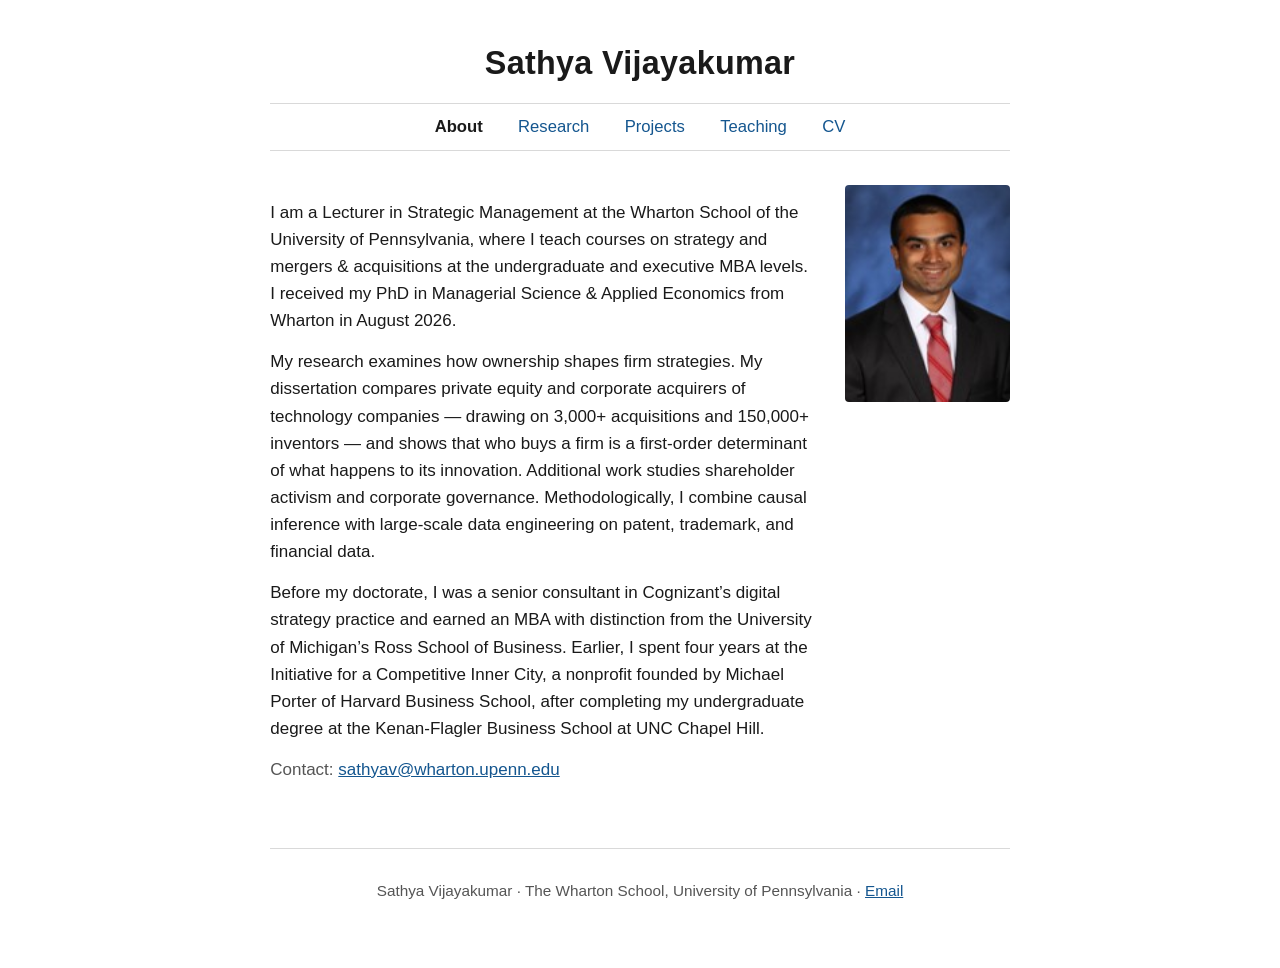
<file: index.html>
<!DOCTYPE html>
<html lang="en">
<head>
  <meta charset="utf-8">
  <meta name="viewport" content="width=device-width, initial-scale=1">
  <title>Sathya Vijayakumar</title>
  <meta name="description" content="Sathya Vijayakumar — Lecturer in Strategic Management at the Wharton School, University of Pennsylvania. Research on private equity, corporate acquirers, technology acquisitions, and innovation.">
  <meta property="og:title" content="Sathya Vijayakumar">
  <meta property="og:description" content="Lecturer in Strategic Management, The Wharton School. Research on private equity, M&A, and innovation.">
  <meta property="og:type" content="website">
  <link rel="icon" href="data:image/svg+xml,<svg xmlns='http://www.w3.org/2000/svg' viewBox='0 0 100 100'><rect width='100' height='100' rx='14' fill='%2314568f'/><text x='50' y='68' font-size='48' font-family='Arial' font-weight='bold' fill='white' text-anchor='middle'>SV</text></svg>">
  <link rel="stylesheet" href="style.css">
</head>
<body>
<div class="container">

  <header class="site-header">
    <div class="site-name"><a href="index.html">Sathya Vijayakumar</a></div>
    <nav class="site-nav">
      <a href="index.html" class="active">About</a>
      <a href="research.html">Research</a>
      <a href="projects.html">Projects</a>
      <a href="teaching.html">Teaching</a>
      <a href="cv.html">CV</a>
    </nav>
  </header>

  <main>
    <div class="about-flex">
      <div class="about-text">
        <p>I am a Lecturer in Strategic Management at the Wharton School of the
        University of Pennsylvania, where I teach courses on strategy and mergers &amp;
        acquisitions at the undergraduate and executive MBA levels. I received my PhD in
        Managerial Science &amp; Applied Economics from Wharton in August 2026.</p>

        <p>My research examines how ownership shapes firm strategies. My dissertation compares
        private equity and corporate acquirers of technology companies &mdash; drawing on
        3,000+ acquisitions and 150,000+ inventors &mdash; and shows that who buys a firm is
        a first-order determinant of what happens to its innovation. Additional work studies
        shareholder activism and corporate governance. Methodologically, I combine causal
        inference with large-scale data engineering on patent, trademark, and financial data.</p>

        <p>Before my doctorate, I was a senior consultant in Cognizant&rsquo;s digital strategy
        practice and earned an MBA with distinction from the University of Michigan&rsquo;s Ross
        School of Business. Earlier, I spent four years at the Initiative for a Competitive
        Inner City, a nonprofit founded by Michael Porter of Harvard Business School, after
        completing my undergraduate degree at the Kenan-Flagler Business School at UNC Chapel Hill.</p>

        <p class="muted">Contact: <a href="mailto:sathyav@wharton.upenn.edu">sathyav@wharton.upenn.edu</a></p>
      </div>
      <img class="headshot" src="assets/headshot.jpg" alt="Headshot of Sathya Vijayakumar">
    </div>
  </main>

  <footer class="site-footer">
    <p>Sathya Vijayakumar &middot; The Wharton School, University of Pennsylvania &middot;
    <a href="mailto:sathyav@wharton.upenn.edu">Email</a>
    <!-- TODO: add LinkedIn / Google Scholar links when provided -->
    </p>
  </footer>

</div>
</body>
</html>
</file>
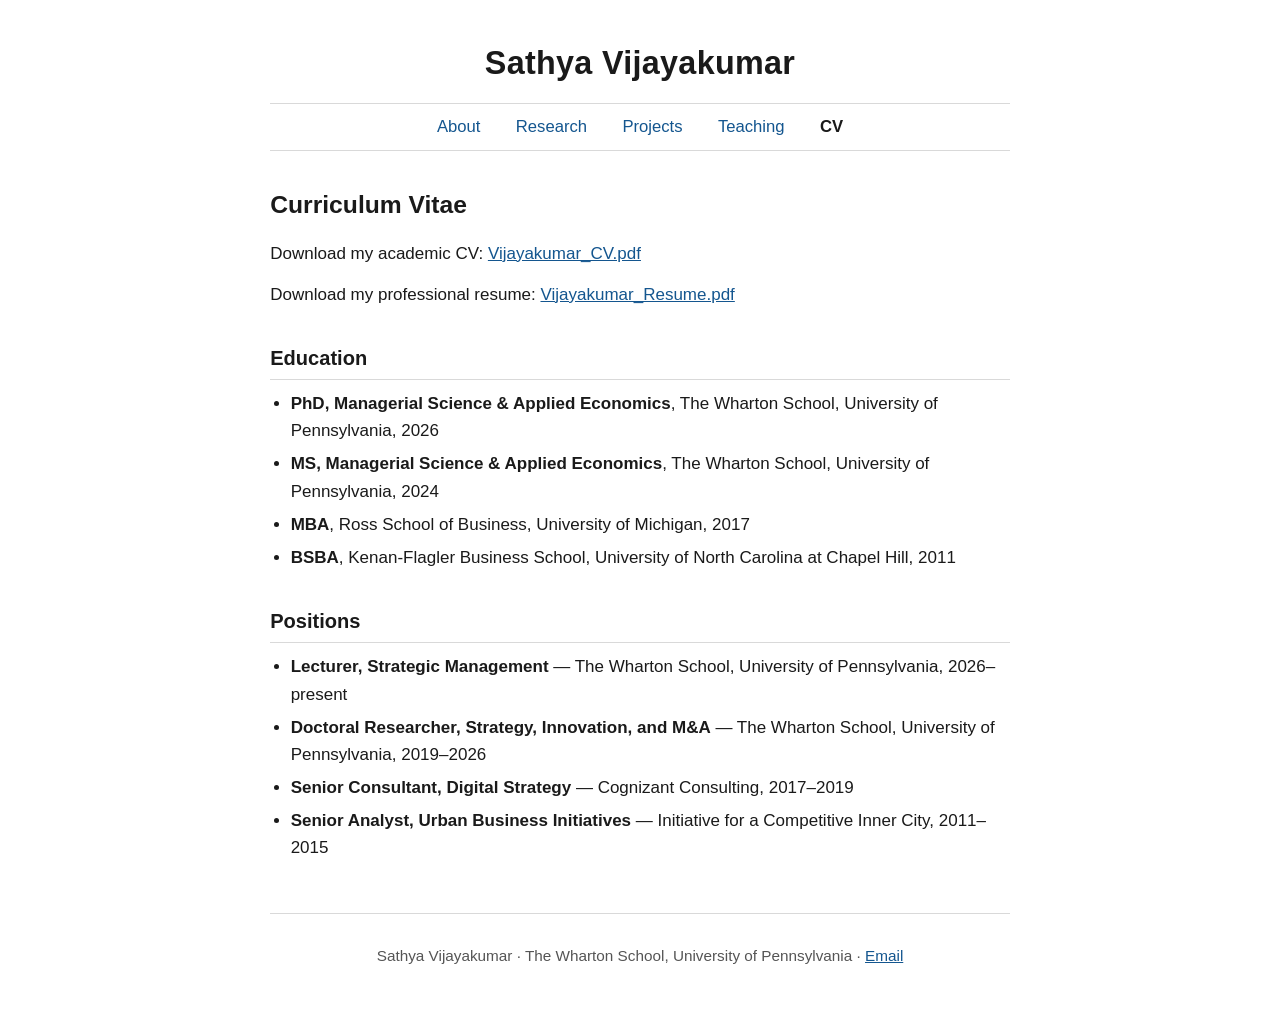
<file: cv.html>
<!DOCTYPE html>
<html lang="en">
<head>
  <meta charset="utf-8">
  <meta name="viewport" content="width=device-width, initial-scale=1">
  <title>CV — Sathya Vijayakumar</title>
  <meta name="description" content="Curriculum vitae of Sathya Vijayakumar, Lecturer in Strategic Management at the Wharton School, University of Pennsylvania.">
  <link rel="icon" href="data:image/svg+xml,<svg xmlns='http://www.w3.org/2000/svg' viewBox='0 0 100 100'><rect width='100' height='100' rx='14' fill='%2314568f'/><text x='50' y='68' font-size='48' font-family='Arial' font-weight='bold' fill='white' text-anchor='middle'>SV</text></svg>">
  <link rel="stylesheet" href="style.css">
</head>
<body>
<div class="container">

  <header class="site-header">
    <div class="site-name"><a href="index.html">Sathya Vijayakumar</a></div>
    <nav class="site-nav">
      <a href="index.html">About</a>
      <a href="research.html">Research</a>
      <a href="projects.html">Projects</a>
      <a href="teaching.html">Teaching</a>
      <a href="cv.html" class="active">CV</a>
    </nav>
  </header>

  <main>
    <h1>Curriculum Vitae</h1>

    <p>Download my academic CV: <a href="assets/Vijayakumar_CV.pdf">Vijayakumar_CV.pdf</a></p>
    <p>Download my professional resume: <a href="assets/Vijayakumar_Resume.pdf">Vijayakumar_Resume.pdf</a></p>

    <h2>Education</h2>
    <ul class="compact">
      <li><strong>PhD, Managerial Science &amp; Applied Economics</strong>, The Wharton School,
      University of Pennsylvania, 2026</li>
      <li><strong>MS, Managerial Science &amp; Applied Economics</strong>, The Wharton School,
      University of Pennsylvania, 2024</li>
      <li><strong>MBA</strong>, Ross School of Business, University of Michigan, 2017</li>
      <li><strong>BSBA</strong>, Kenan-Flagler Business School, University of North Carolina at
      Chapel Hill, 2011</li>
    </ul>

    <h2>Positions</h2>
    <ul class="compact">
      <li><strong>Lecturer, Strategic Management</strong> &mdash; The Wharton School, University of
      Pennsylvania, 2026&ndash;present</li>
      <li><strong>Doctoral Researcher, Strategy, Innovation, and M&amp;A</strong> &mdash; The Wharton
      School, University of Pennsylvania, 2019&ndash;2026</li>
      <li><strong>Senior Consultant, Digital Strategy</strong> &mdash; Cognizant Consulting, 2017&ndash;2019</li>
      <li><strong>Senior Analyst, Urban Business Initiatives</strong> &mdash; Initiative for a
      Competitive Inner City, 2011&ndash;2015</li>
    </ul>
  </main>

  <footer class="site-footer">
    <p>Sathya Vijayakumar &middot; The Wharton School, University of Pennsylvania &middot;
    <a href="mailto:sathyav@wharton.upenn.edu">Email</a></p>
  </footer>

</div>
</body>
</html>
</file>
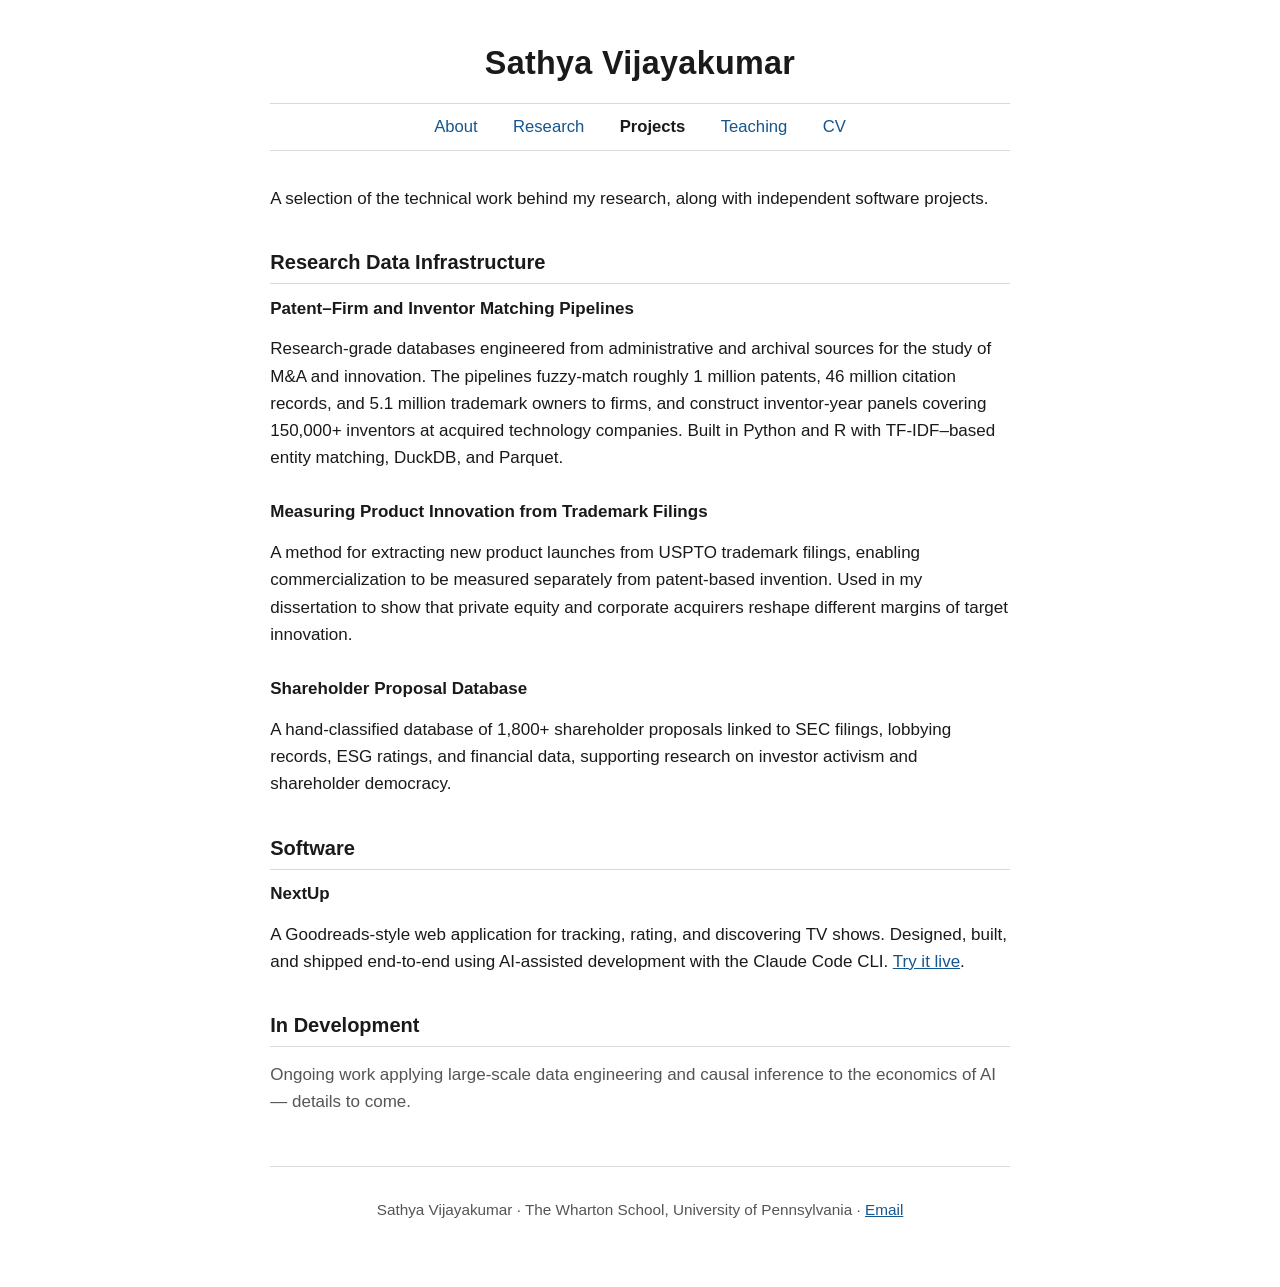
<file: projects.html>
<!DOCTYPE html>
<html lang="en">
<head>
  <meta charset="utf-8">
  <meta name="viewport" content="width=device-width, initial-scale=1">
  <title>Projects — Sathya Vijayakumar</title>
  <meta name="description" content="Technical projects by Sathya Vijayakumar: research data infrastructure, product-innovation measurement from trademarks, and applications built with AI-assisted development.">
  <link rel="icon" href="data:image/svg+xml,<svg xmlns='http://www.w3.org/2000/svg' viewBox='0 0 100 100'><rect width='100' height='100' rx='14' fill='%2314568f'/><text x='50' y='68' font-size='48' font-family='Arial' font-weight='bold' fill='white' text-anchor='middle'>SV</text></svg>">
  <link rel="stylesheet" href="style.css">
</head>
<body>
<div class="container">

  <header class="site-header">
    <div class="site-name"><a href="index.html">Sathya Vijayakumar</a></div>
    <nav class="site-nav">
      <a href="index.html">About</a>
      <a href="research.html">Research</a>
      <a href="projects.html" class="active">Projects</a>
      <a href="teaching.html">Teaching</a>
      <a href="cv.html">CV</a>
    </nav>
  </header>

  <main>
    <p>A selection of the technical work behind my research, along with independent
    software projects.</p>

    <h2>Research Data Infrastructure</h2>

    <div class="entry">
      <div class="entry-title">Patent&ndash;Firm and Inventor Matching Pipelines</div>
      <p>Research-grade databases engineered from administrative and archival sources for
      the study of M&amp;A and innovation. The pipelines fuzzy-match roughly 1 million
      patents, 46 million citation records, and 5.1 million trademark owners to firms,
      and construct inventor-year panels covering 150,000+ inventors at acquired
      technology companies. Built in Python and R with TF-IDF&ndash;based entity matching,
      DuckDB, and Parquet.</p>
    </div>

    <div class="entry">
      <div class="entry-title">Measuring Product Innovation from Trademark Filings</div>
      <p>A method for extracting new product launches from USPTO trademark filings,
      enabling commercialization to be measured separately from patent-based invention.
      Used in my dissertation to show that private equity and corporate acquirers reshape
      different margins of target innovation.</p>
    </div>

    <div class="entry">
      <div class="entry-title">Shareholder Proposal Database</div>
      <p>A hand-classified database of 1,800+ shareholder proposals linked to SEC filings,
      lobbying records, ESG ratings, and financial data, supporting research on investor
      activism and shareholder democracy.</p>
    </div>

    <h2>Software</h2>

    <div class="entry">
      <div class="entry-title">NextUp</div>
      <p>A Goodreads-style web application for tracking, rating, and discovering TV shows.
      Designed, built, and shipped end-to-end using AI-assisted development with the
      Claude Code CLI. <a href="https://nextup-roan.vercel.app" target="_blank" rel="noopener">Try it live</a>.</p>
    </div>

    <h2>In Development</h2>

    <div class="entry">
      <p class="muted">Ongoing work applying large-scale data engineering and causal
      inference to the economics of AI &mdash; details to come.</p>
    </div>
  </main>

  <footer class="site-footer">
    <p>Sathya Vijayakumar &middot; The Wharton School, University of Pennsylvania &middot;
    <a href="mailto:sathyav@wharton.upenn.edu">Email</a></p>
  </footer>

</div>
</body>
</html>
</file>
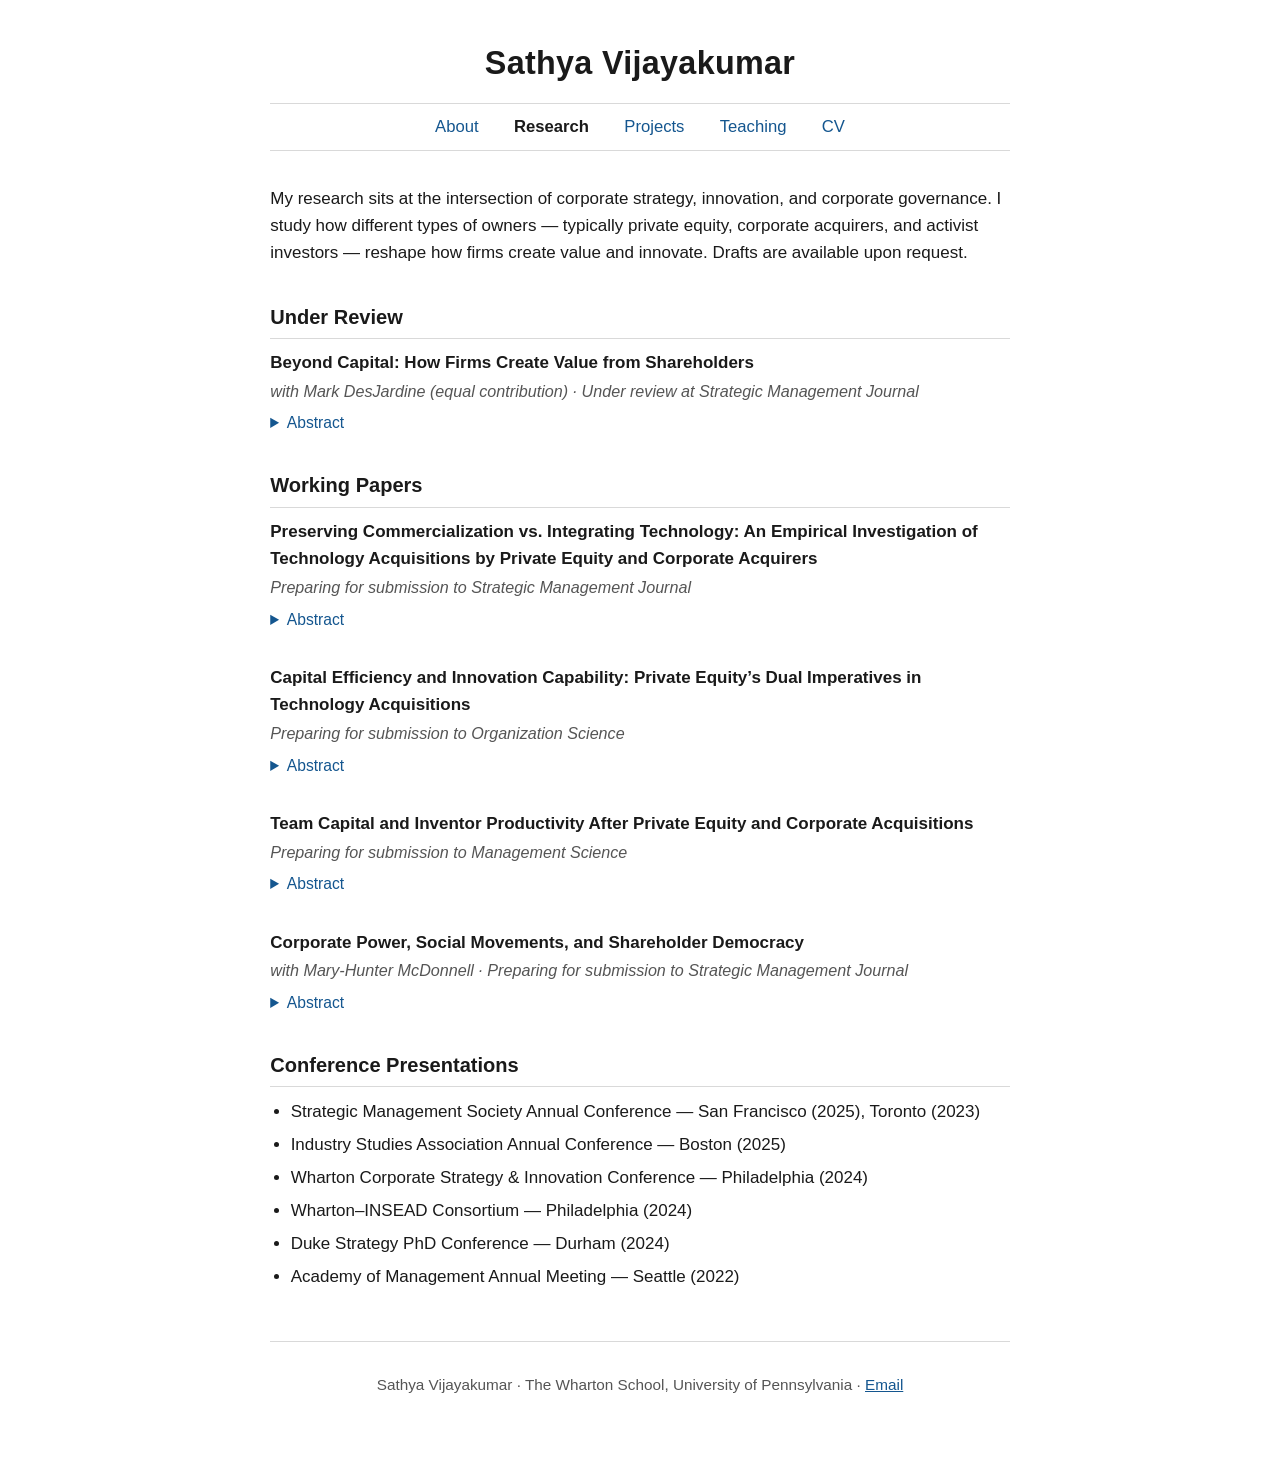
<file: research.html>
<!DOCTYPE html>
<html lang="en">
<head>
  <meta charset="utf-8">
  <meta name="viewport" content="width=device-width, initial-scale=1">
  <title>Research — Sathya Vijayakumar</title>
  <meta name="description" content="Research by Sathya Vijayakumar: private equity, corporate acquirers, technology acquisitions, innovation, and shareholder activism.">
  <link rel="icon" href="data:image/svg+xml,<svg xmlns='http://www.w3.org/2000/svg' viewBox='0 0 100 100'><rect width='100' height='100' rx='14' fill='%2314568f'/><text x='50' y='68' font-size='48' font-family='Arial' font-weight='bold' fill='white' text-anchor='middle'>SV</text></svg>">
  <link rel="stylesheet" href="style.css">
</head>
<body>
<div class="container">

  <header class="site-header">
    <div class="site-name"><a href="index.html">Sathya Vijayakumar</a></div>
    <nav class="site-nav">
      <a href="index.html">About</a>
      <a href="research.html" class="active">Research</a>
      <a href="projects.html">Projects</a>
      <a href="teaching.html">Teaching</a>
      <a href="cv.html">CV</a>
    </nav>
  </header>

  <main>
    <p>My research sits at the intersection of corporate strategy, innovation, and corporate
    governance. I study how different types of owners &mdash; typically private equity,
    corporate acquirers, and activist investors &mdash; reshape how firms create value and
    innovate. Drafts are available upon request.</p>

    <h2>Under Review</h2>

    <div class="paper">
      <div class="paper-title">Beyond Capital: How Firms Create Value from Shareholders</div>
      <div class="paper-meta">with Mark DesJardine (equal contribution) &middot; Under review at <em>Strategic Management Journal</em></div>
      <details class="abstract-toggle">
        <summary>Abstract</summary>
        <p>Research on ownership largely treats shareholders as exogenous claimants on firm
        value, emphasizing how firms create value for shareholders rather than through them.
        Yet, in practice, managers influence who owns their firms and how much value they can
        realize from their shareholders. We develop a theory that reconceptualizes
        shareholders as sources of competitive advantage. Central to our theory is owner
        selection capability, which enables firms to identify shareholders whose competencies
        complement organizational needs. Exercising this capability allows firms to generate
        three advantages from owners: resource advantages (enhancing internal capabilities),
        brokerage advantages (bridging industry and geographic boundaries), and stakeholder
        advantages (influencing non-market actors). We aggregate these advantages to quantify
        the incremental value shareholders can contribute beyond capital depending on their
        configuration.</p>
      </details>
    </div>

    <h2>Working Papers</h2>

    <div class="paper">
      <div class="paper-title">Preserving Commercialization vs. Integrating Technology: An Empirical Investigation of Technology Acquisitions by Private Equity and Corporate Acquirers</div>
      <div class="paper-meta">Preparing for submission to <em>Strategic Management Journal</em></div>
      <details class="abstract-toggle">
        <summary>Abstract</summary>
        <p>This study examines how acquirer type shapes innovation at acquired technology
        firms, comparing private equity (PE) and corporate acquirers within a common
        framework. Because PE acquirers are financial owners that lack the complementary
        assets that corporate acquirers use to integrate a target, I argue that the two
        should select and reshape targets in different ways. Studying 375 PE and 2,803
        corporate acquisitions of U.S. technology firms from 1990 to 2022, I find that PE
        acquirers select older, more commercially established targets while corporate
        acquirers select younger, more technically accomplished ones. After the deal,
        corporate-acquired targets decline across all innovation dimensions, whereas
        PE-acquired targets preserve their commercial output and reduce technical output far
        less. The dimensions on which each acquirer selects are the dimensions it reshapes.
        Acquirer type is thus a first-order determinant of target innovation, and selection
        and post-acquisition outcomes are two views of a single strategic logic.</p>
      </details>
    </div>

    <div class="paper">
      <div class="paper-title">Capital Efficiency and Innovation Capability: Private Equity&rsquo;s Dual Imperatives in Technology Acquisitions</div>
      <div class="paper-meta">Preparing for submission to <em>Organization Science</em></div>
      <details class="abstract-toggle">
        <summary>Abstract</summary>
        <p>Private equity has become an increasingly active player in technology acquisitions
        in recent years, yet most prior scholarship has focused on the effects of corporate
        acquirer ownership on performance and innovation outcomes. As a result, research
        provides little guidance on how technology firms should choose between the two
        acquirer types. To remedy this gap, I construct a panel data set of acquisitions in
        the chemical, biopharmaceutical, and medical device industries between 1990 and 2019,
        tracked yearly through 2022. I argue that, unlike corporate acquirers, private equity
        owners must navigate a tension between deploying capital efficiently and maintaining
        the target&rsquo;s capacity to innovate, and that they resolve this tension
        differently from deal to deal. Measuring new product introductions from USPTO
        trademark filings, I find that both private equity and corporate acquirers reduce
        product innovation relative to matched non-acquired controls, but that the decline
        under private equity is substantially and significantly smaller than under corporate
        acquirers. Private equity&rsquo;s effect, moreover, depends on the strategy an owner
        pursues: capital-efficiency strategies such as buy-and-build acquisitions deepen the
        post-acquisition decline, whereas capability-oriented strategies &ndash; secondary
        buyouts, the hiring of commercial-launch leadership, and the retention of the
        target&rsquo;s inventors &ndash; soften it. These findings revise the prevailing view
        that private equity is uniformly detrimental to innovation, showing instead that
        ownership form, and the strategy an owner brings to a target, shapes the innovative
        trajectory of acquired technology firms.</p>
      </details>
    </div>

    <div class="paper">
      <div class="paper-title">Team Capital and Inventor Productivity After Private Equity and Corporate Acquisitions</div>
      <div class="paper-meta">Preparing for submission to <em>Management Science</em></div>
      <details class="abstract-toggle">
        <summary>Abstract</summary>
        <p>Inventors carry productive capital not in themselves alone but in the teams within
        which they have learned to work. I ask what happens to this team capital when a
        technology firm is acquired, and whether the answer depends on the buyer. Corporate
        acquisitions have been studied at the inventor level and private equity (PE) at the
        firm level, but the two have never been compared head-to-head in a single
        inventor-level design. I assemble an inventor-year panel of U.S. acquisitions in
        chemicals, biopharmaceuticals, and medical devices from 1990 to 2022, match acquired
        inventors to similar non-acquired inventors, and split each inventor&rsquo;s post-deal
        output into work done at the acquired firm and work done elsewhere. The two buyers
        move inventor output in opposite directions. Under PE, output at the acquired firm
        holds steady while the most capable inventors produce more elsewhere; under corporate
        ownership, output outside the firm is unchanged while quality falls among the
        inventors who stay. Team capital is the channel, and its two dimensions behave
        differently. The breadth of an inventor&rsquo;s prior collaboration is portable and
        sharpens each pattern, whereas the depth of repeated collaboration with the same
        colleagues is not, and an acquisition erodes it under either owner. Team capital is
        therefore governance-sensitive, and what survives a change in ownership is the
        portable part of an inventor&rsquo;s collaborative capital rather than the
        relationship-specific part that made a particular team productive in the first
        place.</p>
      </details>
    </div>

    <div class="paper">
      <div class="paper-title">Corporate Power, Social Movements, and Shareholder Democracy</div>
      <div class="paper-meta">with Mary-Hunter McDonnell &middot; Preparing for submission to <em>Strategic Management Journal</em></div>
      <details class="abstract-toggle">
        <summary>Abstract</summary>
        <p>Drawing on theories of power, embeddedness, and opportunity structures, we argue
        that corporate power shapes who wins contested fights between activists and companies
        over the legitimacy of firm actions. We present 2 theoretical extensions to the
        literature: (1) We conceptualize corporate opportunities as embedded within political
        opportunity structures (2) We introduce a new theoretical edifice of corporate power
        consisting of Transposing, Contextual, and Conflicting Power. We test our theory
        within the context of shareholder voting and find broad support for our framework. In
        particular, we find that a 1 unit increase in a corporation&rsquo;s Tobin&rsquo;s Q
        (economic power) is associated with both 21% higher odds of activists winning
        challenges at the SEC and 2.1% less vote share for activist resolutions at annual
        meetings.</p>
      </details>
    </div>

    <h2>Conference Presentations</h2>
    <ul class="compact">
      <li>Strategic Management Society Annual Conference &mdash; San Francisco (2025), Toronto (2023)</li>
      <li>Industry Studies Association Annual Conference &mdash; Boston (2025)</li>
      <li>Wharton Corporate Strategy &amp; Innovation Conference &mdash; Philadelphia (2024)</li>
      <li>Wharton&ndash;INSEAD Consortium &mdash; Philadelphia (2024)</li>
      <li>Duke Strategy PhD Conference &mdash; Durham (2024)</li>
      <li>Academy of Management Annual Meeting &mdash; Seattle (2022)</li>
    </ul>
  </main>

  <footer class="site-footer">
    <p>Sathya Vijayakumar &middot; The Wharton School, University of Pennsylvania &middot;
    <a href="mailto:sathyav@wharton.upenn.edu">Email</a></p>
  </footer>

</div>
</body>
</html>
</file>
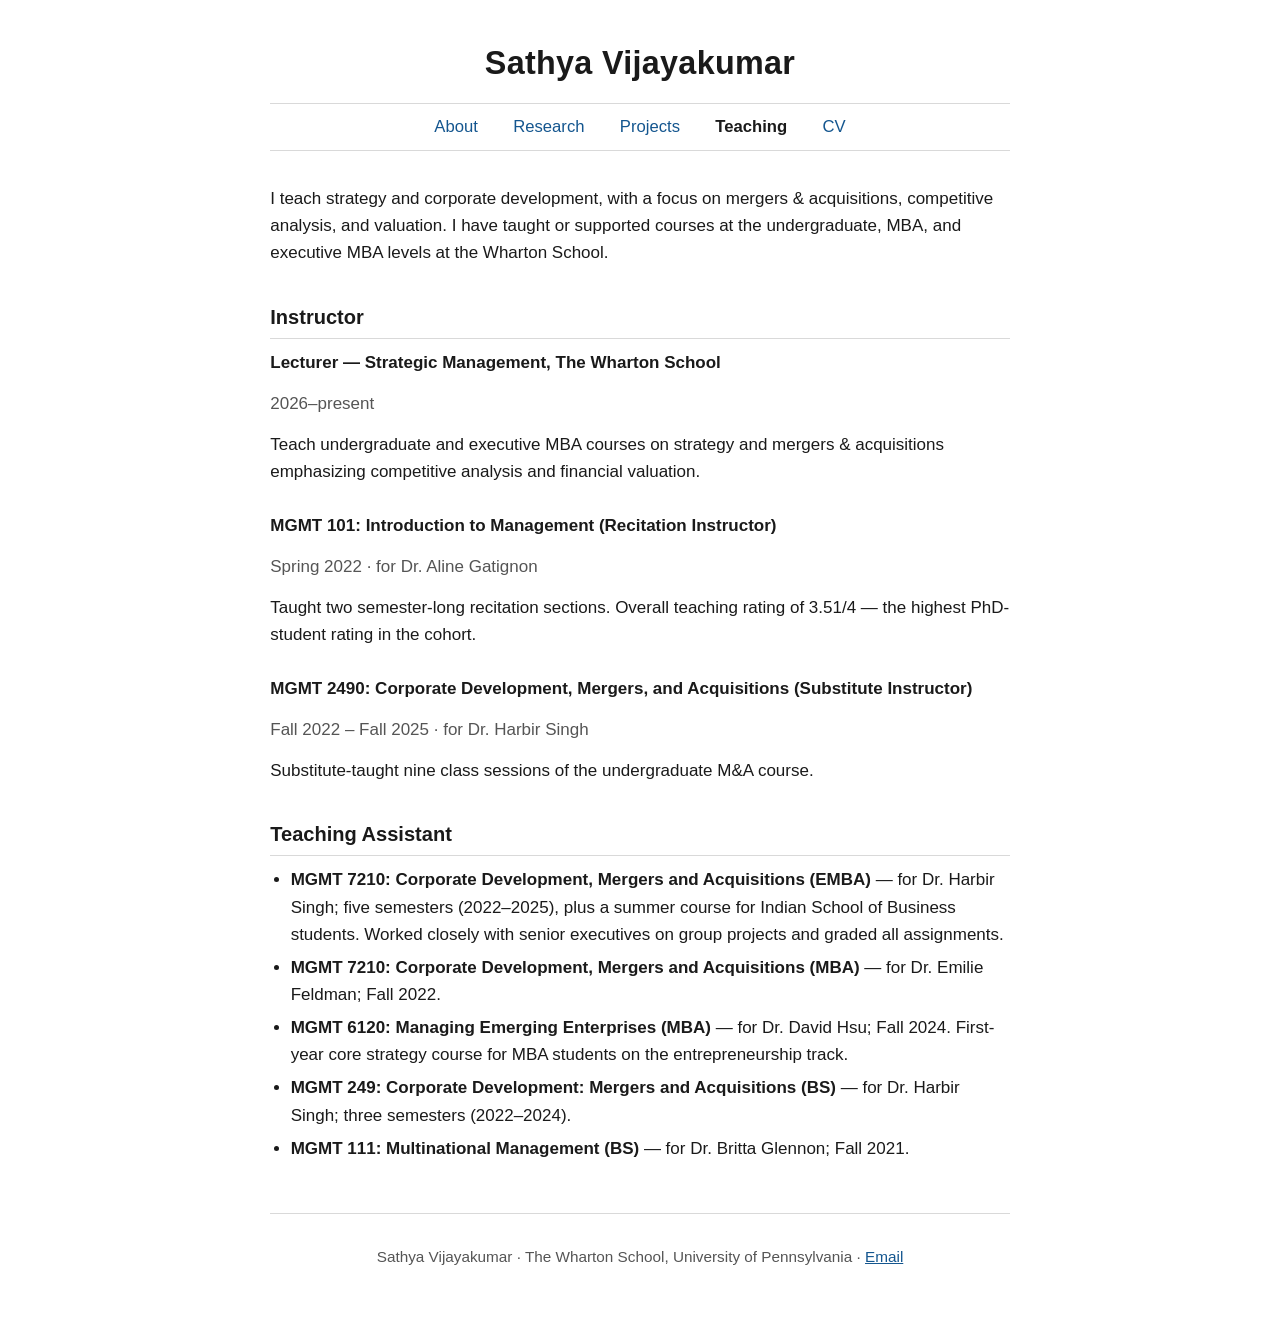
<file: teaching.html>
<!DOCTYPE html>
<html lang="en">
<head>
  <meta charset="utf-8">
  <meta name="viewport" content="width=device-width, initial-scale=1">
  <title>Teaching — Sathya Vijayakumar</title>
  <meta name="description" content="Teaching by Sathya Vijayakumar at the Wharton School: strategy and mergers & acquisitions at the undergraduate, MBA, and executive MBA levels.">
  <link rel="icon" href="data:image/svg+xml,<svg xmlns='http://www.w3.org/2000/svg' viewBox='0 0 100 100'><rect width='100' height='100' rx='14' fill='%2314568f'/><text x='50' y='68' font-size='48' font-family='Arial' font-weight='bold' fill='white' text-anchor='middle'>SV</text></svg>">
  <link rel="stylesheet" href="style.css">
</head>
<body>
<div class="container">

  <header class="site-header">
    <div class="site-name"><a href="index.html">Sathya Vijayakumar</a></div>
    <nav class="site-nav">
      <a href="index.html">About</a>
      <a href="research.html">Research</a>
      <a href="projects.html">Projects</a>
      <a href="teaching.html" class="active">Teaching</a>
      <a href="cv.html">CV</a>
    </nav>
  </header>

  <main>
    <p>I teach strategy and corporate development, with a focus on mergers &amp;
    acquisitions, competitive analysis, and valuation. I have taught or supported courses
    at the undergraduate, MBA, and executive MBA levels at the Wharton School.</p>

    <h2>Instructor</h2>

    <div class="entry">
      <div class="entry-title">Lecturer &mdash; Strategic Management, The Wharton School</div>
      <p class="muted">2026&ndash;present</p>
      <p>Teach undergraduate and executive MBA courses on strategy and mergers &amp;
      acquisitions emphasizing competitive analysis and financial valuation.</p>
    </div>

    <div class="entry">
      <div class="entry-title">MGMT 101: Introduction to Management (Recitation Instructor)</div>
      <p class="muted">Spring 2022 &middot; for Dr. Aline Gatignon</p>
      <p>Taught two semester-long recitation sections. Overall teaching rating of 3.51/4
      &mdash; the highest PhD-student rating in the cohort.</p>
    </div>

    <div class="entry">
      <div class="entry-title">MGMT 2490: Corporate Development, Mergers, and Acquisitions (Substitute Instructor)</div>
      <p class="muted">Fall 2022 &ndash; Fall 2025 &middot; for Dr. Harbir Singh</p>
      <p>Substitute-taught nine class sessions of the undergraduate M&amp;A course.</p>
    </div>

    <h2>Teaching Assistant</h2>

    <ul class="compact">
      <li><strong>MGMT 7210: Corporate Development, Mergers and Acquisitions (EMBA)</strong> &mdash;
      for Dr. Harbir Singh; five semesters (2022&ndash;2025), plus a summer course for Indian
      School of Business students. Worked closely with senior executives on group projects
      and graded all assignments.</li>
      <li><strong>MGMT 7210: Corporate Development, Mergers and Acquisitions (MBA)</strong> &mdash;
      for Dr. Emilie Feldman; Fall 2022.</li>
      <li><strong>MGMT 6120: Managing Emerging Enterprises (MBA)</strong> &mdash; for Dr. David Hsu;
      Fall 2024. First-year core strategy course for MBA students on the entrepreneurship track.</li>
      <li><strong>MGMT 249: Corporate Development: Mergers and Acquisitions (BS)</strong> &mdash;
      for Dr. Harbir Singh; three semesters (2022&ndash;2024).</li>
      <li><strong>MGMT 111: Multinational Management (BS)</strong> &mdash; for Dr. Britta Glennon;
      Fall 2021.</li>
    </ul>
  </main>

  <footer class="site-footer">
    <p>Sathya Vijayakumar &middot; The Wharton School, University of Pennsylvania &middot;
    <a href="mailto:sathyav@wharton.upenn.edu">Email</a></p>
  </footer>

</div>
</body>
</html>
</file>
<file: style.css>
/* ============================================================
   Sathya Vijayakumar — personal academic site
   Minimalist, single-column, mirrors matteotranchero.com
   ============================================================ */

:root {
  --text: #1a1a1a;
  --muted: #555;
  --link: #14568f;
  --rule: #d9d9d9;
  --bg: #ffffff;
}

* { box-sizing: border-box; }

html { font-size: 17px; }

body {
  margin: 0;
  background: var(--bg);
  color: var(--text);
  font-family: -apple-system, BlinkMacSystemFont, "Segoe UI", Roboto,
    "Helvetica Neue", Arial, sans-serif;
  line-height: 1.6;
  -webkit-font-smoothing: antialiased;
}

.container {
  max-width: 46rem;
  margin: 0 auto;
  padding: 2.25rem 1.25rem 3rem;
}

/* ---------- Header / nav ---------- */

header.site-header {
  text-align: center;
  margin-bottom: 2rem;
}

.site-name {
  font-size: 1.9rem;
  font-weight: 700;
  letter-spacing: 0.01em;
  margin: 0 0 0.75rem;
}

.site-name a {
  color: var(--text);
  text-decoration: none;
}

nav.site-nav {
  border-top: 1px solid var(--rule);
  border-bottom: 1px solid var(--rule);
  padding: 0.55rem 0;
}

nav.site-nav a {
  color: var(--link);
  text-decoration: none;
  margin: 0 0.9rem;
  font-size: 0.98rem;
}

nav.site-nav a:hover { text-decoration: underline; }

nav.site-nav a.active {
  color: var(--text);
  font-weight: 600;
}

/* ---------- Content ---------- */

h1 {
  font-size: 1.45rem;
  margin: 1.6rem 0 0.9rem;
}

h2 {
  font-size: 1.18rem;
  margin: 2rem 0 0.6rem;
  border-bottom: 1px solid var(--rule);
  padding-bottom: 0.3rem;
}

a { color: var(--link); }

p { margin: 0.8rem 0; }

.muted { color: var(--muted); }

/* About page */

.about-flex {
  display: flex;
  gap: 1.75rem;
  align-items: flex-start;
  margin-top: 1.5rem;
}

.about-text { flex: 1; }

.headshot {
  width: 165px;
  max-width: 38vw;
  height: auto;
  border-radius: 4px;
  flex-shrink: 0;
}

/* Research page */

.paper {
  margin: 0 0 1.9rem;
}

.paper-title {
  font-weight: 600;
  margin-bottom: 0.15rem;
}

.paper-meta {
  font-style: italic;
  color: var(--muted);
  font-size: 0.95rem;
  margin-bottom: 0.35rem;
}

.paper-abstract {
  font-size: 0.95rem;
  margin: 0.35rem 0 0;
}

details.abstract-toggle summary {
  cursor: pointer;
  color: var(--link);
  font-size: 0.92rem;
  user-select: none;
}

details.abstract-toggle p {
  font-size: 0.95rem;
  margin-top: 0.4rem;
}

/* Projects / teaching lists */

.entry { margin: 0 0 1.6rem; }

.entry-title { font-weight: 600; }

ul.compact { padding-left: 1.2rem; margin: 0.4rem 0; }
ul.compact li { margin-bottom: 0.35rem; }

/* ---------- Footer ---------- */

footer.site-footer {
  margin-top: 3rem;
  border-top: 1px solid var(--rule);
  padding-top: 1rem;
  font-size: 0.9rem;
  color: var(--muted);
  text-align: center;
}

footer.site-footer a { color: var(--link); }

/* ---------- Mobile ---------- */

@media (max-width: 600px) {
  html { font-size: 16px; }
  .about-flex { flex-direction: column-reverse; align-items: center; }
  .about-text { width: 100%; }
  nav.site-nav a { margin: 0 0.5rem; font-size: 0.92rem; }
}
</file>
